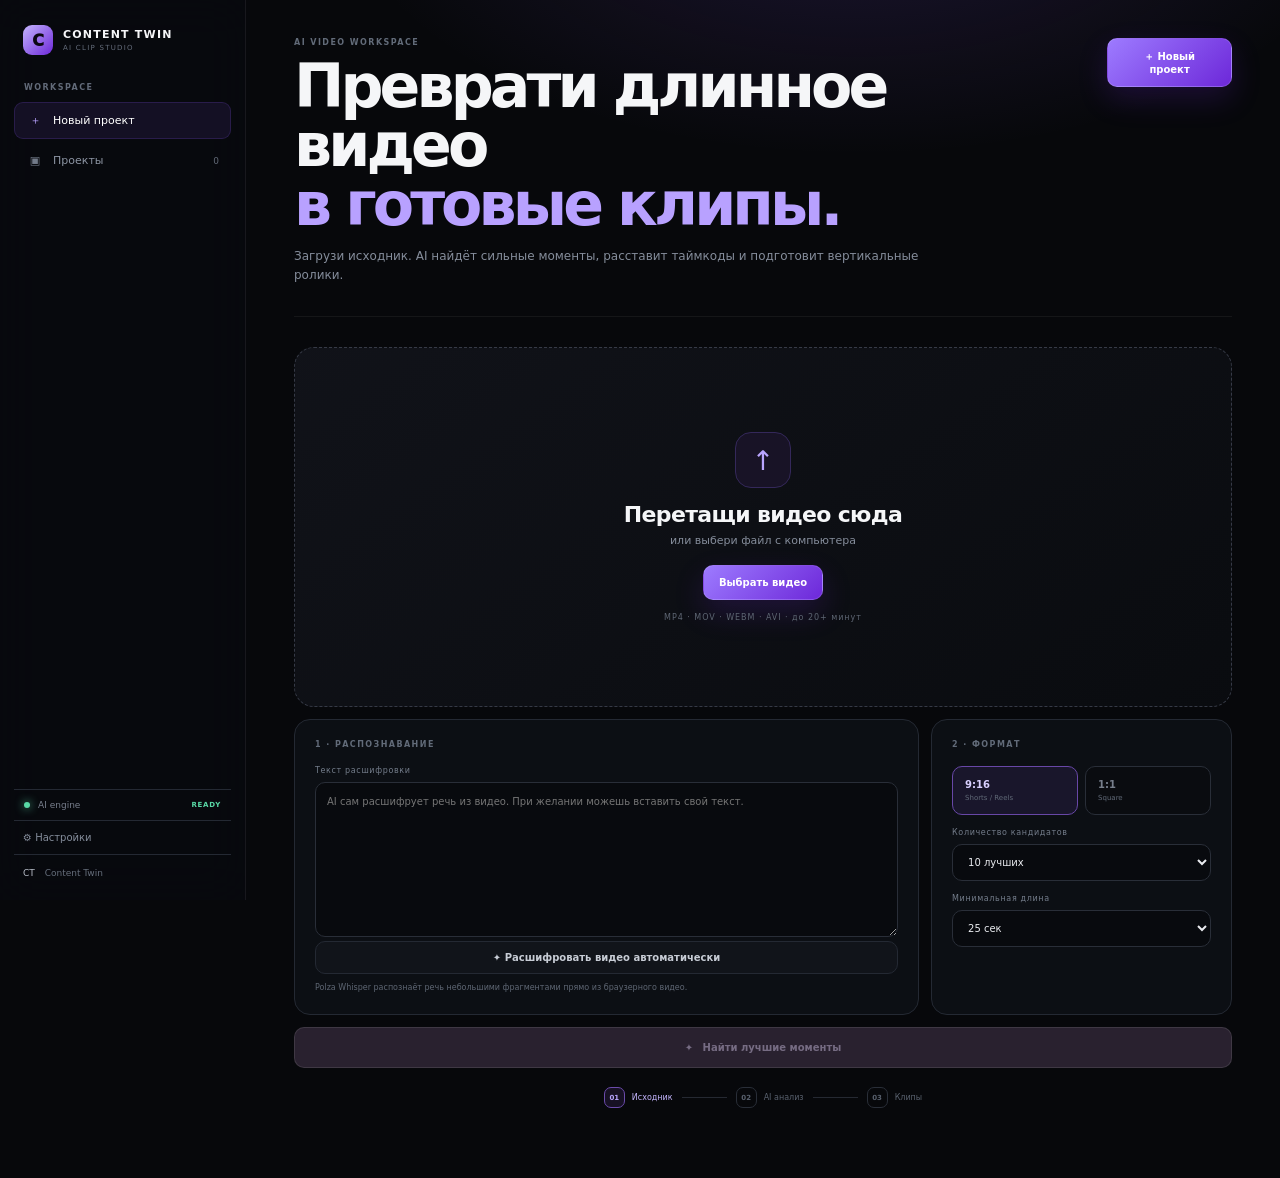
<file: index.html>
<!doctype html>
<html lang="ru"><head><meta charset="utf-8"><meta name="viewport" content="width=device-width,initial-scale=1"><title>Content Twin — AI Clips</title><link rel="stylesheet" href="./static/style.css?v=20260921-03"></head>
<body>
<div class="shell">
<aside class="side">
  <div class="brand"><div class="logo">C</div><div><b>CONTENT TWIN</b><small>AI CLIP STUDIO</small></div></div>
  <div class="nav-label">WORKSPACE</div>
  <button class="nav active" data-view="create"><span>＋</span> Новый проект</button>
  <button class="nav" data-view="projects"><span>▣</span> Проекты <i id="projectCount">0</i></button>
  <div class="side-spacer"></div>
  <div class="server"><i></i><span>AI engine</span><b id="engineState">READY</b></div>
  <button class="settings" id="settingsBtn">⚙ Настройки</button>
  <div class="user">CT <span>Content Twin</span></div>
</aside>

<main class="main">
<header class="header"><div><div class="kicker">AI VIDEO WORKSPACE</div><h1 id="pageTitle">Преврати длинное видео<br><em>в готовые клипы.</em></h1><p id="pageSub">Загрузи исходник. AI найдёт сильные моменты, расставит таймкоды и подготовит вертикальные ролики.</p></div><button class="primary" id="newProject">＋ Новый проект</button></header>

<section id="view-create" class="view active">
  <div class="dropzone" id="dropzone">
    <input id="fileInput" type="file" accept="video/mp4,video/quicktime,video/webm,video/x-msvideo" hidden>
    <div class="drop-icon">↑</div><h2>Перетащи видео сюда</h2><p>или выбери файл с компьютера</p>
    <button class="primary" id="chooseFile">Выбрать видео</button>
    <small>MP4 · MOV · WEBM · AVI · до 20+ минут</small>
  </div>
  <div id="sourceCard" class="source-card hidden">
    <div class="source-thumb"><video id="sourceVideo" controls preload="metadata"></video></div>
    <div class="source-info"><div class="kicker">SOURCE VIDEO</div><h3 id="sourceName">—</h3><div class="source-meta"><span id="sourceDuration">—</span><span id="sourceSize">—</span></div>
      <div class="progress"><i id="uploadProgress"></i></div>
      <button class="ghost" id="removeSource">Удалить</button>
    </div>
  </div>

  <div class="settings-grid">
    <div class="panel"><div class="panel-title">1 · РАСПОЗНАВАНИЕ</div>
      <label>Текст расшифровки</label><textarea id="transcript" placeholder="AI сам расшифрует речь из видео. При желании можешь вставить свой текст."></textarea>
      <button class="ghost wide" id="transcribeBtn">✦ Расшифровать видео автоматически</button>
      <div class="hint" id="transcribeHint">Polza Whisper распознаёт речь небольшими фрагментами прямо из браузерного видео.</div>
    </div>
    <div class="panel"><div class="panel-title">2 · ФОРМАТ</div>
      <div class="choice-row"><button class="choice active" data-ratio="9:16">9:16<span>Shorts / Reels</span></button><button class="choice" data-ratio="1:1">1:1<span>Square</span></button></div>
      <label>Количество кандидатов</label><select id="clipCount"><option value="6">6 лучших</option><option value="10" selected>10 лучших</option><option value="15">15 лучших</option></select>
      <label>Минимальная длина</label><select id="minLength"><option value="15">15 сек</option><option value="25" selected>25 сек</option><option value="35">35 сек</option></select>
    </div>
  </div>
  <button class="analyze" id="startAnalysis" disabled><span>✦</span> Найти лучшие моменты</button>
  <div class="process" id="process"><div class="step active"><b>01</b><span>Исходник</span></div><div class="line"></div><div class="step"><b>02</b><span>AI анализ</span></div><div class="line"></div><div class="step"><b>03</b><span>Клипы</span></div></div>
</section>

<section id="view-projects" class="view">
  <div class="section-head"><div><div class="kicker">PROJECTS</div><h2>Мои проекты</h2><p>Здесь остаются только созданные проекты.</p></div></div>
  <div id="projectsList" class="projects-list"></div>
</section>

<section id="results" class="results hidden">
  <div class="results-top"><div><div class="kicker">AI ANALYSIS COMPLETE</div><h2>Найденные моменты</h2><p id="resultSummary">—</p></div><div class="results-actions"><button class="ghost" id="backCreate">← Новый анализ</button></div></div>
  <div class="result-layout">
    <div class="result-source panel"><div class="panel-title">SOURCE</div><video id="resultVideo" controls></video><div id="timeline" class="timeline"></div></div>
    <div><div id="clipResults" class="clip-results"></div></div>
  </div>
</section>
</main>
</div>

<div id="settingsModal" class="modal hidden"><div class="modal-box"><button class="modal-close" id="closeSettings">×</button><div class="kicker">SETTINGS</div><h2>Настройки</h2><p>API-ключ хранится на сервере Vercel. В браузер его больше вводить не нужно.</p><div class="server-box"><i></i> Server API <b id="apiState">CHECKING</b></div><button class="ghost wide" id="closeSettings2">Закрыть</button></div></div>
<script src="./static/app.js?v=20260921-03"></script></body></html>
</file>
<file: static/style.css>
:root{--bg:#07080b;--panel:#0d1015;--panel2:#11151c;--line:#242933;--text:#f5f6f8;--muted:#858d9b;--purple:#8b5cf6;--purple2:#b8a1ff;--green:#59d9a6;--red:#ff748a}
*{box-sizing:border-box}html,body{margin:0;min-height:100%;background:var(--bg);color:var(--text);font-family:Inter,system-ui,-apple-system,BlinkMacSystemFont,"Segoe UI",sans-serif}button,input,textarea,select{font:inherit}button{cursor:pointer}.hidden{display:none!important}
body{background:radial-gradient(800px 420px at 67% -10%,rgba(139,92,246,.17),transparent 65%),var(--bg)}
.shell{min-height:100vh;display:flex}.side{position:fixed;inset:0 auto 0 0;width:246px;padding:20px 14px;border-right:1px solid rgba(255,255,255,.065);background:rgba(8,10,14,.88);backdrop-filter:blur(22px);display:flex;flex-direction:column;z-index:20}.brand{display:flex;align-items:center;gap:10px;padding:5px 9px 28px}.logo{width:30px;height:30px;border-radius:9px;display:grid;place-items:center;background:linear-gradient(135deg,#c4b5fd,#6d28d9);color:#0c0813;font-weight:950}.brand b{display:block;font-size:11px;letter-spacing:.11em}.brand small{display:block;color:#656e7c;font-size:7px;letter-spacing:.18em;margin-top:3px}.nav-label,.kicker,.panel-title{font-size:8px;font-weight:850;letter-spacing:.18em;color:#626b79}.nav-label{padding:0 10px 8px}.nav{width:100%;border:1px solid transparent;background:transparent;color:#8d96a4;padding:10px 11px;border-radius:9px;text-align:left;font-size:11px;margin:2px 0;display:flex;align-items:center;gap:9px}.nav span{width:18px;color:#727b89;text-align:center}.nav i{font-style:normal;margin-left:auto;color:#626a77;font-size:9px}.nav:hover,.nav.active{background:rgba(139,92,246,.1);border-color:rgba(139,92,246,.18);color:#fff}.nav.active span{color:var(--purple2)}.side-spacer{flex:1}.server{display:flex;align-items:center;gap:8px;padding:10px;border-top:1px solid var(--line);border-bottom:1px solid var(--line);font-size:9px;color:#777f8c}.server i,.server-box i{width:6px;height:6px;border-radius:50%;background:var(--green);box-shadow:0 0 10px var(--green)}.server b{margin-left:auto;color:var(--green);font-size:7px;letter-spacing:.1em}.settings{border:0;background:transparent;color:#858e9c;text-align:left;padding:11px 9px;font-size:10px}.settings:hover{color:#fff}.user{border-top:1px solid var(--line);padding:13px 9px 2px;color:#b8bec9;font-size:9px}.user span{margin-left:7px;color:#656e7b}
.main{margin-left:246px;width:calc(100% - 246px);max-width:1450px;padding:38px 48px 70px}.header{display:flex;justify-content:space-between;gap:30px;align-items:flex-start;padding-bottom:31px;border-bottom:1px solid rgba(255,255,255,.055);margin-bottom:30px}.header h1{font-size:clamp(36px,4.7vw,62px);line-height:.98;letter-spacing:-.065em;margin:10px 0 13px}.header h1 em{font-style:normal;color:var(--purple2)}.header p{margin:0;color:var(--muted);font-size:12px;line-height:1.6;max-width:670px}.primary,.ghost,.analyze,.choice{border-radius:10px;font-size:10px;font-weight:800}.primary{background:linear-gradient(135deg,#9d7bff,#6d28d9);color:#fff;border:1px solid rgba(255,255,255,.13);padding:11px 15px;box-shadow:0 12px 30px rgba(109,40,217,.2)}.ghost{background:#11141a;color:#c7ccd5;border:1px solid var(--line);padding:10px 13px}.ghost:hover{border-color:#4c3a70}.wide{width:100%}
.dropzone{min-height:360px;border:1px dashed #363a46;border-radius:20px;background:linear-gradient(145deg,rgba(18,20,27,.92),rgba(10,12,16,.96));display:flex;flex-direction:column;align-items:center;justify-content:center;text-align:center;transition:.2s}.dropzone.drag{border-color:var(--purple);background:rgba(139,92,246,.07)}.drop-icon{width:56px;height:56px;border-radius:16px;display:grid;place-items:center;background:#181326;border:1px solid #34285a;color:#b9a5ff;font-size:27px;margin-bottom:14px}.dropzone h2{font-size:22px;margin:0 0 7px;letter-spacing:-.03em}.dropzone p{margin:0 0 18px;color:var(--muted);font-size:11px}.dropzone>small{color:#5e6673;font-size:8px;margin-top:13px;letter-spacing:.12em}.source-card{margin-top:12px;padding:12px;border:1px solid var(--line);background:var(--panel);border-radius:16px;display:grid;grid-template-columns:170px 1fr;gap:16px}.source-thumb video{width:100%;height:100px;object-fit:cover;border-radius:10px;background:#050608}.source-info{display:grid;align-content:center}.source-info h3{font-size:14px;margin:7px 0;overflow:hidden;text-overflow:ellipsis;white-space:nowrap}.source-meta{display:flex;gap:12px;color:#727b88;font-size:9px}.progress{height:3px;background:#1b1e25;border-radius:9px;margin:14px 0 11px;overflow:hidden}.progress i{display:block;height:100%;width:100%;background:linear-gradient(90deg,var(--purple),#b9a5ff)}
.settings-grid{display:grid;grid-template-columns:1.35fr .65fr;gap:12px;margin-top:12px}.panel{background:rgba(13,16,21,.95);border:1px solid var(--line);border-radius:16px;padding:20px}.panel-title{margin-bottom:17px}.panel label{display:block;color:#747d8b;font-size:8px;letter-spacing:.08em;margin:13px 0 7px}.panel textarea,.panel select{width:100%;border:1px solid #292e38;background:#080a0e;color:#e9ebef;border-radius:10px;padding:11px;outline:0}.panel textarea{height:155px;resize:vertical;font-size:10px;line-height:1.55}.panel select{font-size:10px}.hint{color:#5e6673;font-size:8px;line-height:1.5;margin-top:8px}.choice-row{display:grid;grid-template-columns:1fr 1fr;gap:7px}.choice{background:#0a0c10;border:1px solid #292e38;color:#777f8c;text-align:left;padding:12px}.choice.active{border-color:#6847a7;background:rgba(139,92,246,.1);color:#d9d0ff}.choice span{display:block;font-size:7px;color:#606977;font-weight:500;margin-top:4px}
.analyze{width:100%;margin-top:12px;padding:14px;border:1px solid rgba(255,255,255,.1);background:#29212f;color:#766c83}.analyze:not(:disabled){background:linear-gradient(135deg,#9d7bff,#6d28d9);color:#fff;box-shadow:0 15px 35px rgba(109,40,217,.18)}.analyze span{margin-right:6px}.process{display:flex;align-items:center;justify-content:center;gap:9px;margin:19px auto 0;max-width:500px}.step{display:flex;gap:7px;align-items:center;color:#59616e;font-size:8px}.step b{width:21px;height:21px;border:1px solid #292e38;border-radius:7px;display:grid;place-items:center;font-size:7px}.step.active{color:#c5b6ff}.step.active b{border-color:#6b4bab;color:#b9a5ff;background:#171124}.line{height:1px;background:#252932;width:45px}
.results{padding-top:2px}.results-top{display:flex;justify-content:space-between;align-items:flex-end;margin-bottom:17px}.results-top h2,.section-head h2{font-size:29px;letter-spacing:-.045em;margin:7px 0 5px}.results-top p,.section-head p{margin:0;color:var(--muted);font-size:10px}.result-layout{display:grid;grid-template-columns:.72fr 1.28fr;gap:12px}.result-source{position:sticky;top:20px;height:max-content}.result-source video{width:100%;max-height:650px;background:#050608;border-radius:11px;object-fit:contain}.timeline{height:7px;background:#1b1e26;border-radius:9px;margin-top:13px;position:relative}.timeline i{position:absolute;top:0;height:100%;background:var(--purple);border-radius:9px;opacity:.8}.clip-results{display:grid;gap:8px}.clip-card{display:grid;grid-template-columns:38px 1fr;gap:12px;background:#0d1015;border:1px solid var(--line);border-radius:14px;padding:13px}.clip-rank{width:32px;height:32px;border-radius:9px;background:#181326;color:#b9a5ff;display:grid;place-items:center;font-size:8px;font-weight:900}.clip-top{display:flex;justify-content:space-between;gap:10px}.clip-top b{font-size:12px}.score{color:#bba8ff;font-size:15px}.clip-time{color:#727b89;font-size:8px;margin-top:4px}.clip-card p{color:#aab1bd;font-size:9px;line-height:1.5;margin:8px 0}.clip-meta{display:flex;flex-wrap:wrap;gap:6px;margin-bottom:9px}.clip-meta span{font-size:7px;color:#7c8491;background:#12151b;border:1px solid #222730;border-radius:6px;padding:5px 6px}.clip-card button{padding:7px 9px;font-size:8px}.clip-empty{text-align:center;padding:50px 20px;color:#6e7684;border:1px dashed #292e38;border-radius:14px}.clip-empty b{display:block;color:#d6dae1;margin-bottom:5px}
.projects-list{display:grid;gap:8px}.project{background:#0d1015;border:1px solid var(--line);border-radius:13px;padding:14px;display:flex;align-items:center;justify-content:space-between}.project b{font-size:11px}.project small{display:block;color:#6d7582;font-size:8px;margin-top:5px}.project-actions{display:flex;gap:6px}
.modal{position:fixed;inset:0;background:rgba(0,0,0,.72);backdrop-filter:blur(8px);display:grid;place-items:center;padding:20px;z-index:50}.modal-box{width:min(430px,100%);background:#101319;border:1px solid #303541;border-radius:17px;padding:22px;box-shadow:0 25px 80px rgba(0,0,0,.5);position:relative}.modal-close{position:absolute;right:15px;top:10px;background:none;border:0;color:#8d95a2;font-size:25px}.modal-box h2{margin:18px 0 6px}.modal-box p{font-size:10px;color:var(--muted);line-height:1.5}.server-box{display:flex;align-items:center;gap:8px;padding:12px;background:#0a0c10;border:1px solid #232833;border-radius:10px;margin:16px 0}.server-box b{margin-left:auto;color:var(--green);font-size:8px}
@media(max-width:950px){.side{width:70px}.brand>div:not(.logo),.nav-label,.nav:not(.active)::after,.nav i,.server span,.server b,.settings,.user span{display:none}.nav{justify-content:center}.main{margin-left:70px;width:calc(100% - 70px);padding:28px}.settings-grid,.result-layout{grid-template-columns:1fr}.result-source{position:static}.result-source video{max-height:500px;max-width:360px}.header h1{font-size:45px}}
@media(max-width:650px){.side{display:none}.main{margin:0;width:100%;padding:20px 14px 45px}.header{display:block}.header .primary{margin-top:18px}.header h1{font-size:39px}.dropzone{min-height:300px}.source-card{grid-template-columns:1fr}.source-thumb video{height:180px}.results-top{display:block}.results-actions{margin-top:12px}.choice-row{grid-template-columns:1fr 1fr}}

.view{display:none}.view.active{display:block}
</file>
